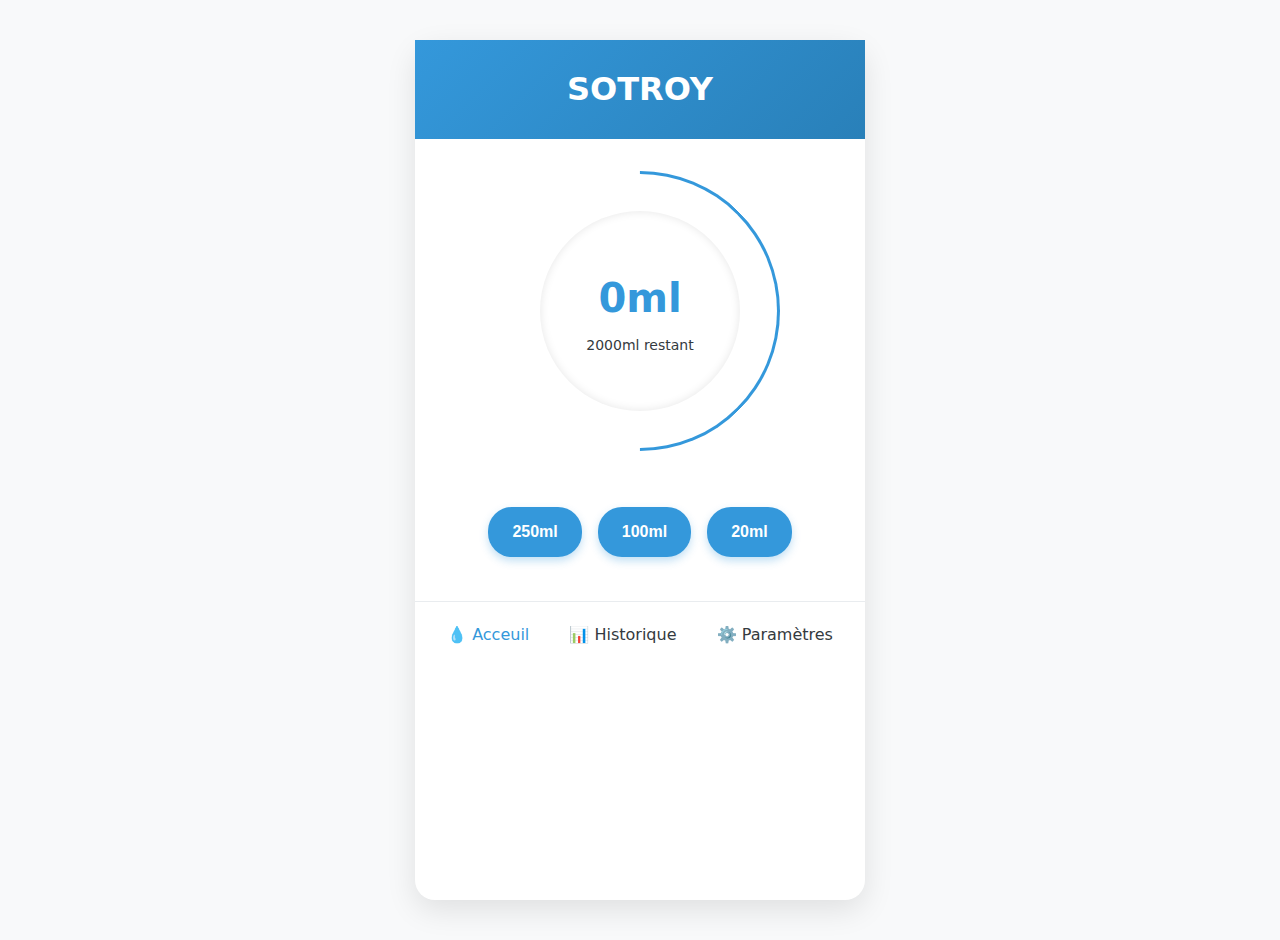
<file: index.html>
<!DOCTYPE html>
<html lang="fr">
  <head>
    <meta charset="UTF-8">
    <meta name="viewport" content="width=device-width, initial-scale=1.0">
    <meta name="theme-color" content="#3498db">
    <meta name="apple-mobile-web-app-capable" content="yes">
    <meta name="apple-mobile-web-app-status-bar-style" content="black-translucent">
    <title>SOTROY - Suivi Hydratation</title>
    <link rel="stylesheet" href="css/style.css">
    <link rel="stylesheet" href="css/components.css">
    <link rel="stylesheet" href="css/responsive.css">
  </head>
  <body>
    <div class="app-container">
      <!-- Header -->
      <header class="app-header">
        <h1 class="app-title">SOTROY</h1>
      </header>

      <!-- Contenu Principal -->
      <main class="main-content">
        <!-- Cercle de progression -->
        <section class="progress-section">
          <div class="progress-circle">
            <div class="water-container">
              <div class="water-fill"></div>
            </div>
            <div class="circle-rotation"></div>
            <div class="circle-fill-mask"></div>
            <div class="circle-content">
                <span class="consumed-amount">0</span>
                <span class="remaining-amount">2000ml restant</span>
            </div>
          </div>
        </section>

        <!-- Bouton Ajout Rapide -->
        <section class="quick-add-section">
          <div class="quick-buttons">
            <button class="water-btn" data-amount="250">250ml</button>
            <button class="water-btn" data-amount="100">100ml</button>
            <button class="water-btn" data-amount="20">20ml</button>
          </div>
        </section>
      </main>

      <!-- Navigation -->
      <nav class="bottom-nav">
        <a href="index.html" class="nav-item active">
          <span class="nav-icon">💧</span>
          <span class="nav-label">Acceuil</span>
        </a>
        <a href="history.html" class="nav-item">
          <span class="nav-icon">📊</span>
          <span class="nav-label">Historique</span>
        </a>
        <a href="settings.html" class="nav-item">
          <span class="nav-icon">⚙️</span>
          <span class="nav-label">Paramètres</span>
        </a>
      </nav>
    </div>

    <script src="js/storage.js"></script>
    <script src="js/navigation.js"></script>
    <script src="js/app.js"></script>
  </body>
</html>
</file>
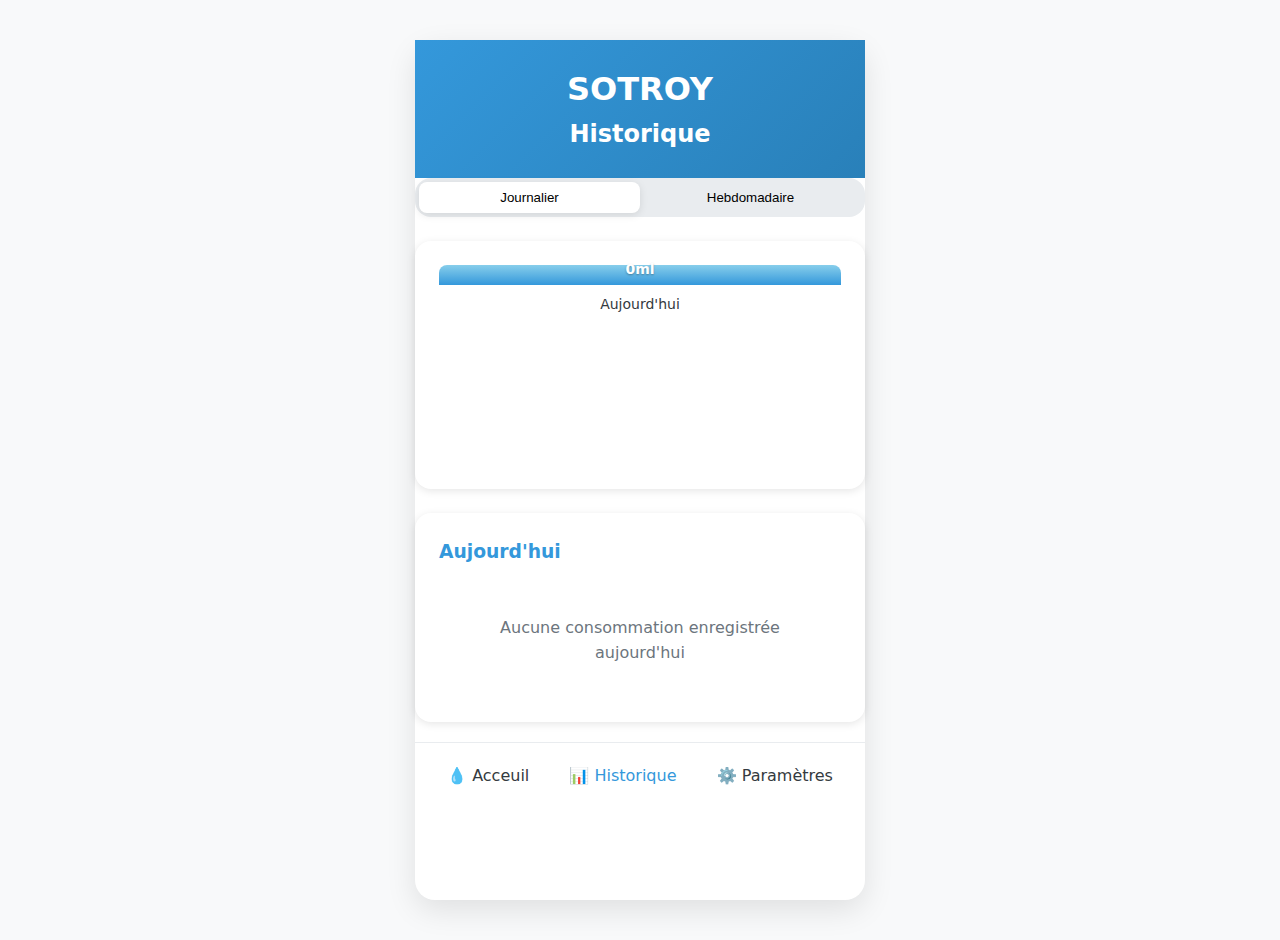
<file: history.html>
<!DOCTYPE html>
<html lang="fr">
  <head>
    <meta charset="UTF-8">
    <meta name="viewport" content="width=device-width, initial-scale=1.0">
    <title>Historique - SOTROY</title>
    <link rel="stylesheet" href="css/style.css">
    <link rel="stylesheet" href="css/components.css">
    <link rel="stylesheet" href="css/responsive.css">
  </head>
  <body>
    <div class="app-container">
      <!-- Header -->
      <header class="app-header">
        <h1 class="app-title">SOTROY</h1>
        <h2>Historique</h2>
      </header>

      <main class="main-content">
        <!-- Ongets -->
        <div class="tabs">
          <button class="tab active" data-tab="daily">Journalier</button>
          <button class="tab" data-tab="weekly">Hebdomadaire</button>
        </div>

        <!-- Graphique -->
        <div class="chart-container">
          <div class="chart" id="dailyChart">
            <!-- Graphique Journalier -->
            <div class="chart-bars" id="dailyBars"></div>
          </div>
          <div class="chart hidden" id="weeklyChart">
            <!-- Graphique Hebdomadaire -->
            <div class="chart-bars" id="weeklyBars"></div>
          </div>
        </div>

        <!-- Liste détaillée -->
        <div class="history-list">
          <h3>Aujourd'hui</h3>
          <div class="entries-list" id="todayEntries">
            <!-- Entrée ajouté dynamiquement -->
          </div>
        </div>
      </main>

      <!-- Navigation -->
      <nav class="bottom-nav">
        <a href="index.html" class="nav-item">
          <span class="nav-icon">💧</span>
          <span class="nav-label">Acceuil</span>
        </a>
        <a href="history.html" class="nav-item active">
          <span class="nav-icon">📊</span>
          <span class="nav-label">Historique</span>
        </a>
        <a href="settings.html" class="nav-item">
          <span class="nav-icon">⚙️</span>
          <span class="nav-label">Paramètres</span>
        </a>
      </nav>
    </div>

    <script src="js/theme.js"></script>
    <script src="js/storage.js"></script>
    <script src="js/navigation.js"></script>
    <script src="js/charts.js"></script>
  </body>
</html>
</file>
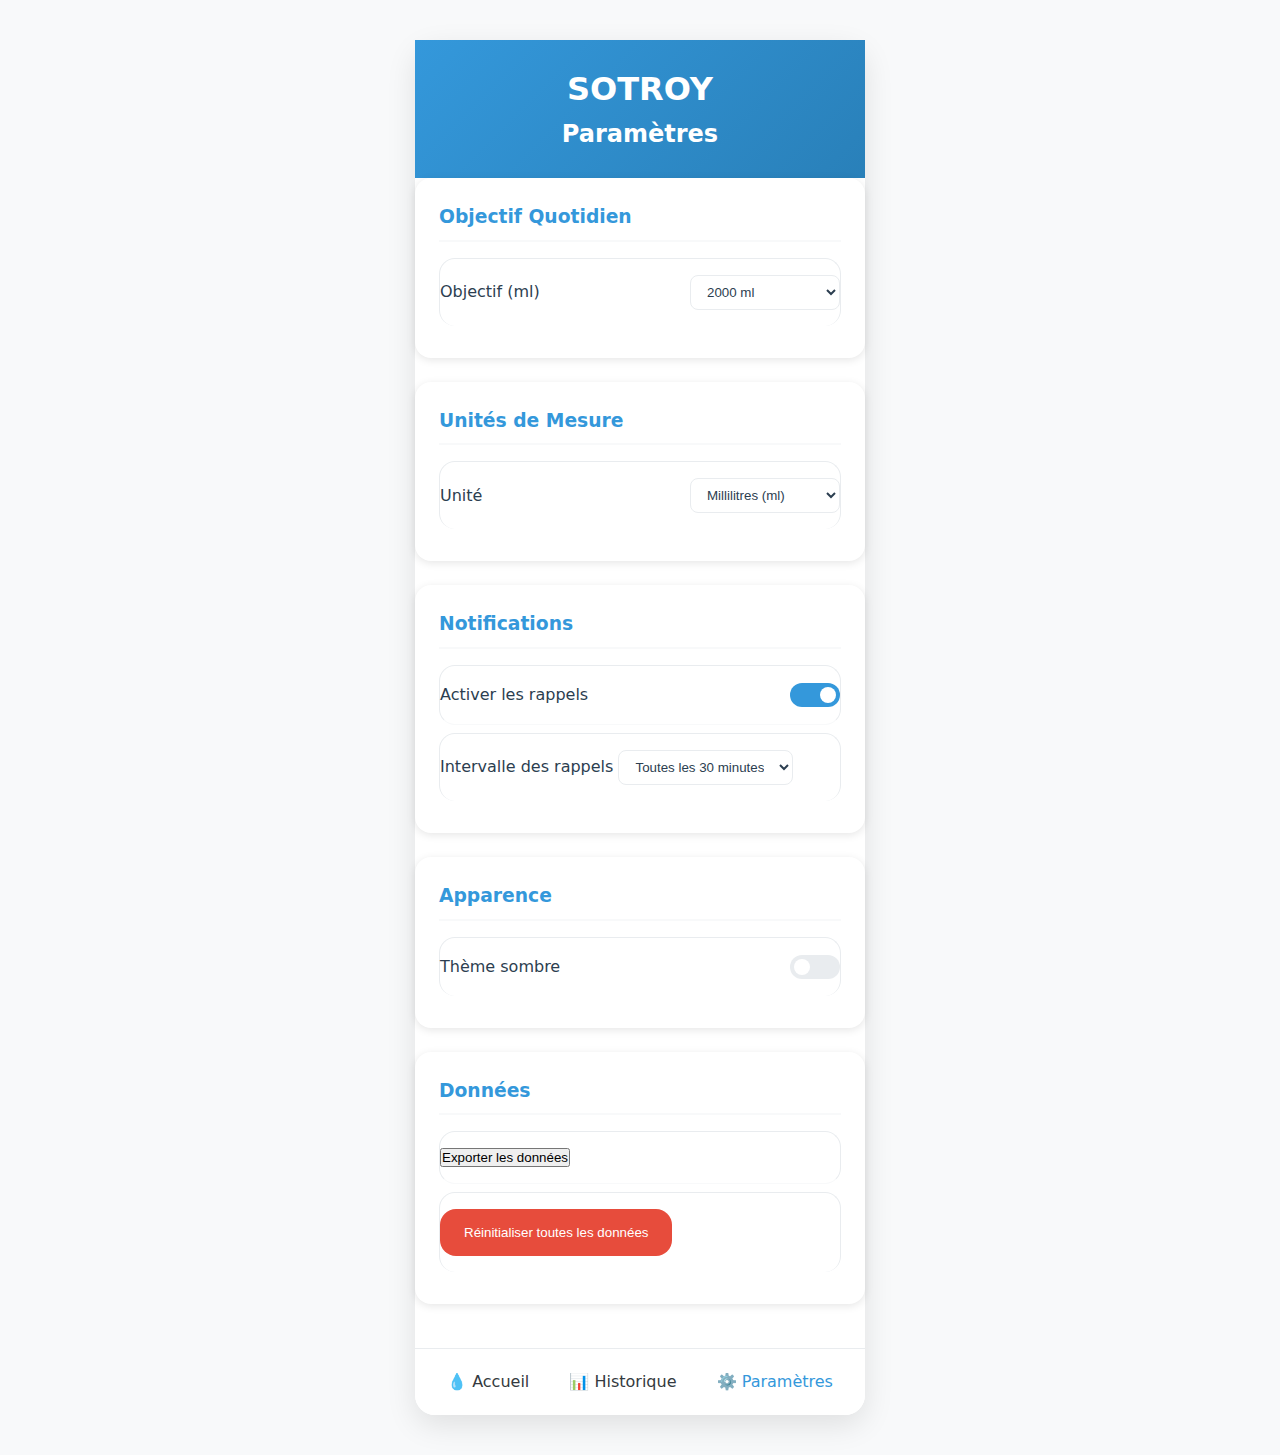
<file: settings.html>
<!DOCTYPE html>
<html lang="fr">
<head>
    <meta charset="UTF-8">
    <meta name="viewport" content="width=device-width, initial-scale=1.0">
    <title>Paramètres - SOTROY</title>
    <link rel="stylesheet" href="css/style.css">
    <link rel="stylesheet" href="css/components.css">
    <link rel="stylesheet" href="css/responsive.css">
</head>
<body>
    <div class="app-container">
        <header class="app-header">
            <h1 class="app-title">SOTROY</h1>
            <h2 class="page-subtitle">Paramètres</h2>
        </header>

        <main class="main-content">
            <!-- Section Objectif -->
            <div class="settings-section">
                <h3>Objectif Quotidien</h3>
                <div class="setting-item">
                    <label for="dailyGoal">Objectif (ml)</label>
                    <select id="dailyGoal" class="setting-select">
                        <option value="1500">1500 ml</option>
                        <option value="2000">2000 ml</option>
                        <option value="2500">2500 ml</option>
                        <option value="3000">3000 ml</option>
                    </select>
                </div>
            </div>

            <!-- Section Unités -->
            <div class="settings-section">
                <h3>Unités de Mesure</h3>
                <div class="setting-item">
                    <label for="unitMeasure">Unité</label>
                    <select id="unitMeasure" class="setting-select">
                        <option value="ml">Millilitres (ml)</option>
                        <option value="L">Litres (L)</option>
                        <option value="verre">Verres (250ml)</option>
                    </select>
                </div>
            </div>

            <!-- Section Notifications -->
            <div class="settings-section">
                <h3>Notifications</h3>
                <div class="setting-item">
                    <label for="notificationToggle">Activer les rappels</label>
                    <div class="switch">
                        <input type="checkbox" id="notificationToggle">
                        <span class="slider"></span>
                    </div>
                </div>
                <div class="setting-item" id="notificationIntervalContainer">
                    <label for="notificationInterval">Intervalle des rappels</label>
                    <select id="notificationInterval" class="setting-select">
                        <option value="10">Toutes les 10 minutes</option>
                        <option value="15">Toutes les 15 minutes</option>
                        <option value="30">Toutes les 30 minutes</option>
                        <option value="60">Toutes les heures</option>
                    </select>
                </div>
            </div>

            <!-- Section Thème -->
            <div class="settings-section">
                <h3>Apparence</h3>
                <div class="setting-item">
                    <label for="themeToggle">Thème sombre</label>
                    <div class="switch">
                        <input type="checkbox" id="themeToggle">
                        <span class="slider"></span>
                    </div>
                </div>
            </div>

            <!-- Section Données -->
            <div class="settings-section">
                <h3>Données</h3>
                <div class="setting-item">
                    <button id="exportData" class="btn-secondary">Exporter les données</button>
                </div>
                <div class="setting-item">
                    <button id="resetData" class="btn-danger">Réinitialiser toutes les données</button>
                </div>
            </div>

            <!-- Modal de confirmation -->
            <div id="confirmModal" class="modal hidden">
                <div class="modal-content">
                    <h3>Confirmation</h3>
                    <p id="modalMessage">Êtes-vous sûr de vouloir réinitialiser toutes les données ?</p>
                    <div class="modal-actions">
                        <button id="confirmCancel" class="btn-secondary">Annuler</button>
                        <button id="confirmOk" class="btn-danger">Confirmer</button>
                    </div>
                </div>
            </div>
        </main>

        <!-- Navigation -->
        <nav class="bottom-nav">
            <a href="index.html" class="nav-item">
                <span class="nav-icon">💧</span>
                <span class="nav-label">Accueil</span>
            </a>
            <a href="history.html" class="nav-item">
                <span class="nav-icon">📊</span>
                <span class="nav-label">Historique</span>
            </a>
            <a href="settings.html" class="nav-item active">
                <span class="nav-icon">⚙️</span>
                <span class="nav-label">Paramètres</span>
            </a>
        </nav>
    </div>

    <script src="js/theme.js"></script>
    <script src="js/storage.js"></script>
    <script src="js/navigation.js"></script>
    <script src="js/settings.js"></script>
</body>
</html>
</file>
<file: css/style.css>
:root {
  /* Couleurs primaires */
  --primary-blue: #3498db;
  --light-blue: #87CEEB;
  --dark-blue: #2980b9;

  /* États */
  --success: #2ecc71;
  --warning: #f39c12;
  --danger: #e74c3c;

   /* Neutres */
   --white: #fff;
   --light-gray: #f8f9fa;
   --medium-gray: #e9ecef;
   --dark-gray: #343a40;
   --gray: #6c757d;
   --text: #2c3e50;

  /* Typographie */
  --font-main: 'Segoe UI', system-ui, sans-serif;
  --font-size-sm: 0.875rem;
  --font-size-base: 1rem;
  --font-size-lg: 1.25rem;
  --font-size-xl: 1.5rem;
  --font-size-xxl: 2rem;

  /* Espacements */
  --space-xs: 0.25rem;
  --space-sm: 0.5rem;
  --space-md: 1rem;
  --space-lg: 1.5rem;
  --space-xl: 2rem;

   /* Bordures */
   --radius-sm: 0.5rem;
   --radius-md: 1rem;
   --radius-lg: 1.5rem;
   --radius-full: 50%;

   /* Ombres */
   --shadow: 0 2px 8px rgba(0, 0, 0, 0.1);
}

* {
  margin: 0;
  padding: 0;
  box-sizing: border-box;
}

body {
  font-family: var(--font-main);
  background-color: var(--light-gray);
  color: var(--text);
  line-height: 1.6;
}

.app-container {
  min-height: 100vh;
  display: flex;
  flex-direction: column;
  max-width: 500px;
  margin: 0 auto;
  background: var(--white);
}
</file>
<file: css/components.css>
/* === HEADER === */
.app-header {
  background: linear-gradient(135deg, var(--primary-blue), var(--dark-blue));
  color: var(--white);
  padding: var(--space-lg);
  text-align: center;
}

.app-title {
  font-size: var(--font-size-xxl);
  font-weight: bold;
}

/* === PROGRESS CIRCLE === */
.progress-section {
  padding: var(--space-xl);
  text-align: center;
}

.progress-circle {
  position: relative;
  width: 250px;
  height: 250px;
  margin: 0 auto var(--space-lg);
}

.circle-background {
  width: 100%;
  height: 100%;
  border: 3px solid var(--medium-gray);
  border-radius: var(--radius-full);
  position: absolute;
  background: var(--white);
  overflow: hidden;
}

.circle-rotation {
  position: absolute;
  top: 0;
  left: 0;
  width: 100%;
  height: 100%;
  border: 3px solid transparent;
  border-top: 3px solid var(--primary-blue);
  border-right: 3px solid var(--primary-blue);
  border-radius: var(--radius-full);
  transform: rotate(45deg);
  animation: rotateContinuous 20s linear infinite;
  z-index: 2;
}

.water-container {
  position: absolute;
  bottom: 0;
  left: 0;
  width: 100%;
  height: 100%;
  border-radius: var(--radius-full);
  transform: rotate(-90deg);
  transition: height 1s ease;
  transition: width 1s ease;
  z-index: 1;
}

.water-fill {
  position: absolute;
  bottom: 0;
  left: 0;
  width: 100%;
  height: 100%;
  border-radius: var(--radius-full);
  background: linear-gradient(to top, var(--primary-blue), var(--light-blue));
  transition: height 1s ease;
  transition: width 1s ease;
}

.circle-content {
  position: absolute;
  top: 50%;
  left: 50%;
  transform: translate(-50%, -50%);
  text-align: center;
  z-index: 3;
  background: var(--white);
  width: 180px;
  height: 180px;
  border-radius: var(--radius-full);
  display: flex;
  flex-direction: column;
  justify-content: center;
  align-items: center;
  box-shadow: inset 0 0 10px rgba(0, 0, 0, 0.1);
}

.consumed-amount {
  color: var(--primary-blue);
  font-size: var(--font-size-xxl);
  font-weight: bold;
  display: block;
  margin-bottom: var(--space-xs);
}

.remaining-amount {
  color: var(--dark-gray);
  font-size: var(--font-size-sm);
  display: block;
}

/* Animation de rotation continue */
@keyframes rotateContinuous {
  0% {
    transform: rotate(45deg);
  }
  100% {
    transform: rotate(405deg);
  }
}

/* Animation de vague */
@keyframes waveRipple {
  0% {
    transform: scale(0.8);
    opacity: 1;
  }
  100% {
    transform: scale(1.2);
    opacity: 0;
  }
}

/* Animation de pulsation pour objetif atteint */
@keyframes pulseSuccess {
  0% {
    box-shadow: 0 0 0 0 rgba(46, 204, 113, 0.7);
  }
  70% {
    box-shadow: 0 0 0 15 rgba(46, 204, 113, 0);
  }
  100% {
    box-shadow: 0 0 0 0 rgba(46, 204, 113, 0);
  }
}

/* === BOUTONS AND QUICK ADD SECTION === */
.quick-add-section {
  padding: 0 var(--space-lg) var(--space-lg);
}

.quick-buttons {
  display: flex;
  gap: var(--space-md);
  justify-content: center;
  flex-wrap: wrap;
}

.water-btn {
  background: var(--primary-blue);
  color: var(--white);
  border: none;
  padding: var(--space-md) var(--space-lg);
  border-radius: var(--radius-lg);
  font-size: var(--font-size-base);
  font-weight: 600;
  cursor: pointer;
  transition: background 0.3s ease;
  min-width: 80px;
  box-shadow: 0 4px 8px rgba(52, 152, 219, 0.3);
}

.water-btn:hover {
  background: var(--dark-blue);
  transform: translateY(-2px);
  box-shadow: 0 6px 12px rgba(52, 152, 219, 0.4);
}

.water-btn:active {
  transform: translateY(0);
}

.btn-danger {
  background: var(--danger);
  color: var(--white);
  border: none;
  padding: var(--space-md) var(--space-lg);
  border-radius: var(--radius-md);
  cursor: pointer;
}

/* === NAVIGATION === */
.bottom-nav {
  background: var(--white);
  border-top: 1px solid var(--medium-gray);
  display: flex;
  justify-content: space-around;
  padding: var(--space-sm);
}

.nav-item {
  color: var(--dark-gray);
  text-decoration: none;
  text-align: center;
  padding: var(--space-sm);
}

.nav-item.active {
  color: var(--primary-blue);
}

/* === PARAMÈTRES === */
.setting-item {
  background: var(--white);
  border: 1px solid var(--medium-gray);
  border-radius: var(--radius-md);
  padding: var(--space-md);
  margin-bottom: var(--space-sm);
}

.switch {
  position: relative;
  display: inline-block;
  width: 50px;
  height: 24px;
}

.switch input {
  opacity: 0;
  width: 100%;
  height: 100%;
  position: absolute;
  z-index: 2;
  cursor: pointer;
}

.slider {
  position: absolute;
  cursor: pointer;
  top: 0;
  left: 0;
  right: 0;
  bottom: 0;
  background-color: var(--medium-gray);
  transition: .4s;
  border-radius: 24px;
  z-index: 1;
}

.slider:before {
  position: absolute;
  content: "";
  height: 16px;
  width: 16px;
  left: 4px;
  bottom: 4px;
  background-color: var(--white);
  transition: .4s;
  border-radius: 50%;
}

input:checked + .slider {
  background-color: var(--primary-blue);
}

input:checked + .slider:before {
  transform: translateX(26px);
}

/* === HISTORIQUES & GRAPHIQUES === */
.tabs {
  display: flex;
  background: var(--medium-gray);
  border-radius: var(--radius-md);
  padding: 4px;
  margin-bottom: var(--space-lg);
}

.tab {
  flex: 1;
  padding: var(--space-sm) var(--space-md);
  border: none;
  background: transparent;
  border-radius: var(--radius-sm);
  cursor: pointer;
  transition: all 0.3s ease;
  font-weight: 500;
}

.tab.active {
  background: var(--white);
  box-shadow: var(--shadow);
}

.chart-container {
  background: var(--white);
  border-radius: var(--radius-md);
  padding: var(--space-lg);
  margin-bottom: var(--space-lg);
  box-shadow: var(--shadow);
}

.chart-bars {
  display: flex;
  align-items: end;
  justify-content: space-around;
  height: 200px;
  gap: var(--space-md);
}

.chart-bar-container {
  display: flex;
  flex-direction: column;
  align-items: center;
  flex: 1;
  height: 100%;
}

.chart-bar {
  background: linear-gradient(to top, var(--primary-blue), var(--light-blue));
  border-radius: var(--radius-sm) var(--radius-sm) 0 0;
  width: 100%;
  min-height: 20px;
  transition: height 0.5s ease;
  position: relative;
  display: flex;
  align-items: end;
  justify-content: center;
}

.chart-value {
  color: var(--white);
  font-size: var(--font-size-sm);
  font-weight: bold;
  margin-bottom: 4px;
  text-shadow: 0 1px 2px  rgba(0, 0, 0, 0.3);
}

.chart-label {
  margin-top: var(--space-sm);
  font-size: var(--font-size-sm);
  color: var(--dark-gray);
  font-weight: 500;
}

.history-list {
  background: var(--white);
  border-radius: var(--radius-md);
  padding: var(--space-lg);
  box-shadow: var(--shadow);
}

.history-list h3 {
  color: var(--primary-blue);
  margin-bottom: var(--space-md);
}

.entries-list {
  display: flex;
  flex-direction: column;
  gap: var(--space-sm);
}

.entry-item {
   display: flex;
   justify-content: space-between;
   align-items: center;
   padding: var(--space-sm);
   background: var(--light-gray);
   border-radius: var(--radius-sm);
   transition: background 0.3s ease;
}

.entry-item:hover {
  background: var(--medium-gray);
}

.entry-time {
  color: var(--dark-gray);
  font-weight: 500;
}

.entry-amount {
  color: var(--primary-blue);
  font-weight: bold;
}

.empty-state {
  text-align: center;
  padding: var(--space-xl);
  color: var(--gray);
}

.hidden {
  display: none !important;
}

/* === PARAMÈTRES === */
.settings-section {
    background: var(--white);
    border-radius: var(--radius-md);
    padding: var(--space-lg);
    margin-bottom: var(--space-lg);
    box-shadow: var(--shadow);
}

.settings-section h3 {
    color: var(--primary-blue);
    margin-bottom: var(--space-md);
    border-bottom: 2px solid var(--light-gray);
    padding-bottom: var(--space-sm);
}

.setting-item {
    display: flex;
    justify-content: space-between;
    align-items: center;
    padding: var(--space-md) 0;
    border-bottom: 1px solid var(--light-gray);
}

.setting-item:last-child {
    border-bottom: none;
}

.setting-item label {
    font-weight: 500;
    color: var(--text);
}

.setting-select {
    padding: 8px 12px;
    border: 1px solid var(--medium-gray);
    border-radius: var(--radius-sm);
    background: var(--white);
    color: var(--text);
    min-width: 150px;
}

/* Modal */
.modal {
    position: fixed;
    top: 0;
    left: 0;
    width: 100%;
    height: 100%;
    background: rgba(0, 0, 0, 0.5);
    display: flex;
    align-items: center;
    justify-content: center;
    z-index: 1000;
}

.modal-content {
    background: var(--white);
    padding: var(--space-xl);
    border-radius: var(--radius-lg);
    box-shadow: var(--shadow);
    max-width: 400px;
    width: 90%;
    text-align: center;
}

.modal-content h3 {
    color: var(--primary-blue);
    margin-bottom: var(--space-md);
}

.modal-actions {
    display: flex;
    gap: var(--space-md);
    justify-content: center;
    margin-top: var(--space-lg);
}

/* Animations */
@keyframes slideIn {
    from {
        transform: translateX(100%);
        opacity: 0;
    }
    to {
        transform: translateX(0);
        opacity: 1;
    }
}

/* Animation de confirmation */
@keyframes fadeInOut {
  0% {
    opacity: 0;
    transform: translate(-50%, -40%) scale(0.8);
  }
  20% {
    opacity: 1;
    transform: translate(-50%, -50%) scale(1);
  }
  80% {
    opacity: 1;
    transform: translate(-50%, -50%) scale(1);
  }
  100% {
    opacity: 0;
    transform: translate(-50%, -60%) scale(0.9);
  }
}

/* Responsive */
@media (max-width: 480px) {
    .setting-item {
        flex-direction: column;
        align-items: flex-start;
        gap: var(--space-sm);
    }

    .setting-select {
        width: 100%;
    }

    .modal-actions {
        flex-direction: column;
    }
}

/* === ANIMATIONS MESSAGES DE MOTIVATION === */
@keyframes slideUpMotivation {
    0% { 
        opacity: 0; 
        transform: translateX(-50%) translateY(30px) scale(0.9);
    }
    15% { 
        opacity: 1; 
        transform: translateX(-50%) translateY(0) scale(1);
    }
    85% { 
        opacity: 1; 
        transform: translateX(-50%) translateY(0) scale(1);
    }
    100% { 
        opacity: 0; 
        transform: translateX(-50%) translateY(-30px) scale(0.9);
    }
}

@keyframes celebrateMessage {
    0% { 
        opacity: 0; 
        transform: translateX(-50%) translateY(30px) scale(0.8);
    }
    15% { 
        opacity: 1; 
        transform: translateX(-50%) translateY(0) scale(1.1);
    }
    25% { 
        transform: translateX(-50%) translateY(0) scale(1);
    }
    85% { 
        opacity: 1; 
        transform: translateX(-50%) translateY(0) scale(1);
    }
    100% { 
        opacity: 0; 
        transform: translateX(-50%) translateY(-30px) scale(0.9);
    }
}

/* Responsive pour les messages */
@media (max-width: 480px) {
    .motivation-message {
        bottom: 80px !important;
        padding: 10px 20px !important;
        font-size: 0.9rem;
        max-width: 90%;
    }
}

@media (min-width: 769px) {
    .motivation-message {
        bottom: 120px !important;
        font-size: 1rem;
    }
}
</file>
<file: css/responsive.css>
/* === RESPONSIVE MOBILE (≤ 480px) === */
@media (max-width: 480px) {
    /* Container principal */
    .app-container {
        max-width: 100%;
        padding: 10px;
        min-height: 100vh;
    }
    
    /* Header */
    .app-header {
        padding: 15px;
        border-radius: 12px;
        margin-bottom: 20px;
    }
    
    .app-title {
        font-size: 1.8rem;
        margin-bottom: 5px;
    }
    
    .page-subtitle {
        font-size: 1.1rem;
        opacity: 0.9;
    }
    
    /* Cercle de progression */
    .progress-circle {
        width: 200px;
        height: 200px;
        margin-bottom: 25px;
    }
    
    .circle-content {
        width: 150px;
        height: 150px;
    }
    
    .consumed-amount {
        font-size: 1.8rem;
    }
    
    .remaining-amount {
        font-size: 0.8rem;
    }
    
    /* Boutons rapides */
    .quick-buttons {
        flex-direction: column;
        gap: 12px;
        padding: 0 10px;
    }
    
    .water-btn {
        width: 100%;
        padding: 16px;
        font-size: 1.1rem;
        border-radius: 12px;
    }
    
    /* Navigation */
    .bottom-nav {
        padding: 8px 5px;
        position: fixed;
        bottom: 0;
        left: 0;
        right: 0;
        background: var(--white);
        border-top: 2px solid var(--medium-gray);
        z-index: 100;
    }
    
    .nav-item {
        padding: 8px 5px;
        font-size: 0.8rem;
    }
    
    .nav-icon {
        font-size: 1.2rem;
        margin-bottom: 2px;
    }
    
    /* Paramètres */
    .settings-section {
        padding: 15px;
        margin-bottom: 15px;
    }
    
    .setting-item {
        flex-direction: column;
        align-items: flex-start;
        gap: 10px;
        padding: 12px 0;
    }
    
    .setting-select {
        width: 100%;
        min-width: auto;
    }
    
    /* Historique */
    .chart-bars {
        height: 150px;
        gap: 8px;
    }
    
    .chart-bar {
        min-width: 30px;
    }
    
    .chart-value {
        font-size: 0.7rem;
    }
    
    .chart-label {
        font-size: 0.7rem;
    }
    
    .stats-container {
        flex-direction: column;
        gap: 10px;
        padding: 15px;
    }
    
    .stat-item {
        flex-direction: row;
        justify-content: space-between;
        width: 100%;
    }
    
    /* Tabs */
    .tabs {
        flex-direction: column;
        gap: 5px;
    }
    
    .tab {
        padding: 12px;
    }
    
    /* Confirmation d'ajout */
    .add-confirmation {
        right: 10px !important;
        padding: 10px 16px !important;
        font-size: 0.9rem;
    }
}

/* === TABLETTE (481px - 768px) === */
@media (min-width: 481px) and (max-width: 768px) {
    .app-container {
        max-width: 450px;
        margin: 0 auto;
    }
    
    .progress-circle {
        width: 220px;
        height: 220px;
    }
    
    .circle-content {
        width: 160px;
        height: 160px;
    }
    
    .quick-buttons {
        gap: 15px;
    }
    
    .water-btn {
        min-width: 100px;
    }
}

/* === DESKTOP (≥ 769px) === */
@media (min-width: 769px) {
    .app-container {
        max-width: 400px;
        margin: 20px auto;
        border-radius: 20px;
        box-shadow: 0 10px 30px rgba(0,0,0,0.1);
        min-height: calc(100vh - 40px);
        background: var(--white);
    }
    
    /* Effet de profondeur sur desktop */
    .card, .settings-section, .history-list, .chart-container {
        transition: transform 0.3s ease, box-shadow 0.3s ease;
    }
    
    .card:hover, .settings-section:hover, .history-list:hover, .chart-container:hover {
        transform: translateY(-2px);
        box-shadow: 0 8px 25px rgba(0,0,0,0.15);
    }
    
    /* Boutons avec meilleur hover sur desktop */
    .water-btn {
        transition: all 0.3s ease;
    }
    
    .water-btn:hover {
        transform: translateY(-3px);
        box-shadow: 0 6px 20px rgba(52, 152, 219, 0.4);
    }
    
    /* Navigation plus élégante sur desktop */
    .bottom-nav {
        border-radius: 0 0 20px 20px;
        padding: 12px;
    }
    
    .nav-item {
        transition: color 0.3s ease;
        border-radius: 10px;
        padding: 8px 12px;
    }
    
    .nav-item:hover {
        background: var(--light-gray);
    }
    
    .nav-item.active:hover {
        background: rgba(52, 152, 219, 0.1);
    }
}

/* === TRÈS GRANDS ÉCRANS (≥ 1200px) === */
@media (min-width: 1200px) {
    .app-container {
        max-width: 450px;
        margin: 40px auto;
    }
    
    .progress-circle {
        width: 280px;
        height: 280px;
    }
    
    .circle-content {
        width: 200px;
        height: 200px;
    }
    
    .consumed-amount {
        font-size: 2.5rem;
    }
}

/* === ORIENTATION PAYSAGE SUR MOBILE === */
@media (max-height: 500px) and (orientation: landscape) {
    .app-container {
        padding: 5px;
    }
    
    .progress-circle {
        width: 150px;
        height: 150px;
        margin-bottom: 15px;
    }
    
    .circle-content {
        width: 120px;
        height: 120px;
    }
    
    .consumed-amount {
        font-size: 1.5rem;
    }
    
    .quick-buttons {
        flex-direction: row;
        gap: 10px;
    }
    
    .water-btn {
        padding: 12px;
        font-size: 0.9rem;
    }
    
    .bottom-nav {
        position: relative;
        margin-top: 10px;
    }
}


.main-content {
    padding-bottom: 80px; /* Espace pour la navigation fixe */
}

@media (min-width: 769px) {
    .main-content {
        padding-bottom: 20px; /* Réduit l'espace sur desktop */
    }
}

/* Amélioration de la lisibilité */
@media (max-width: 480px) {
    body {
        font-size: 14px;
    }
    
    h1, h2, h3 {
        line-height: 1.3;
    }
}

/* Support tactile amélioré */
@media (hover: none) and (pointer: coarse) {
    .water-btn, .tab, .nav-item {
        min-height: 44px; /* Taille minimum pour le touch */
    }
    
    .setting-item label {
        padding: 8px 0; /* Plus facile à toucher */
    }
}
</file>
